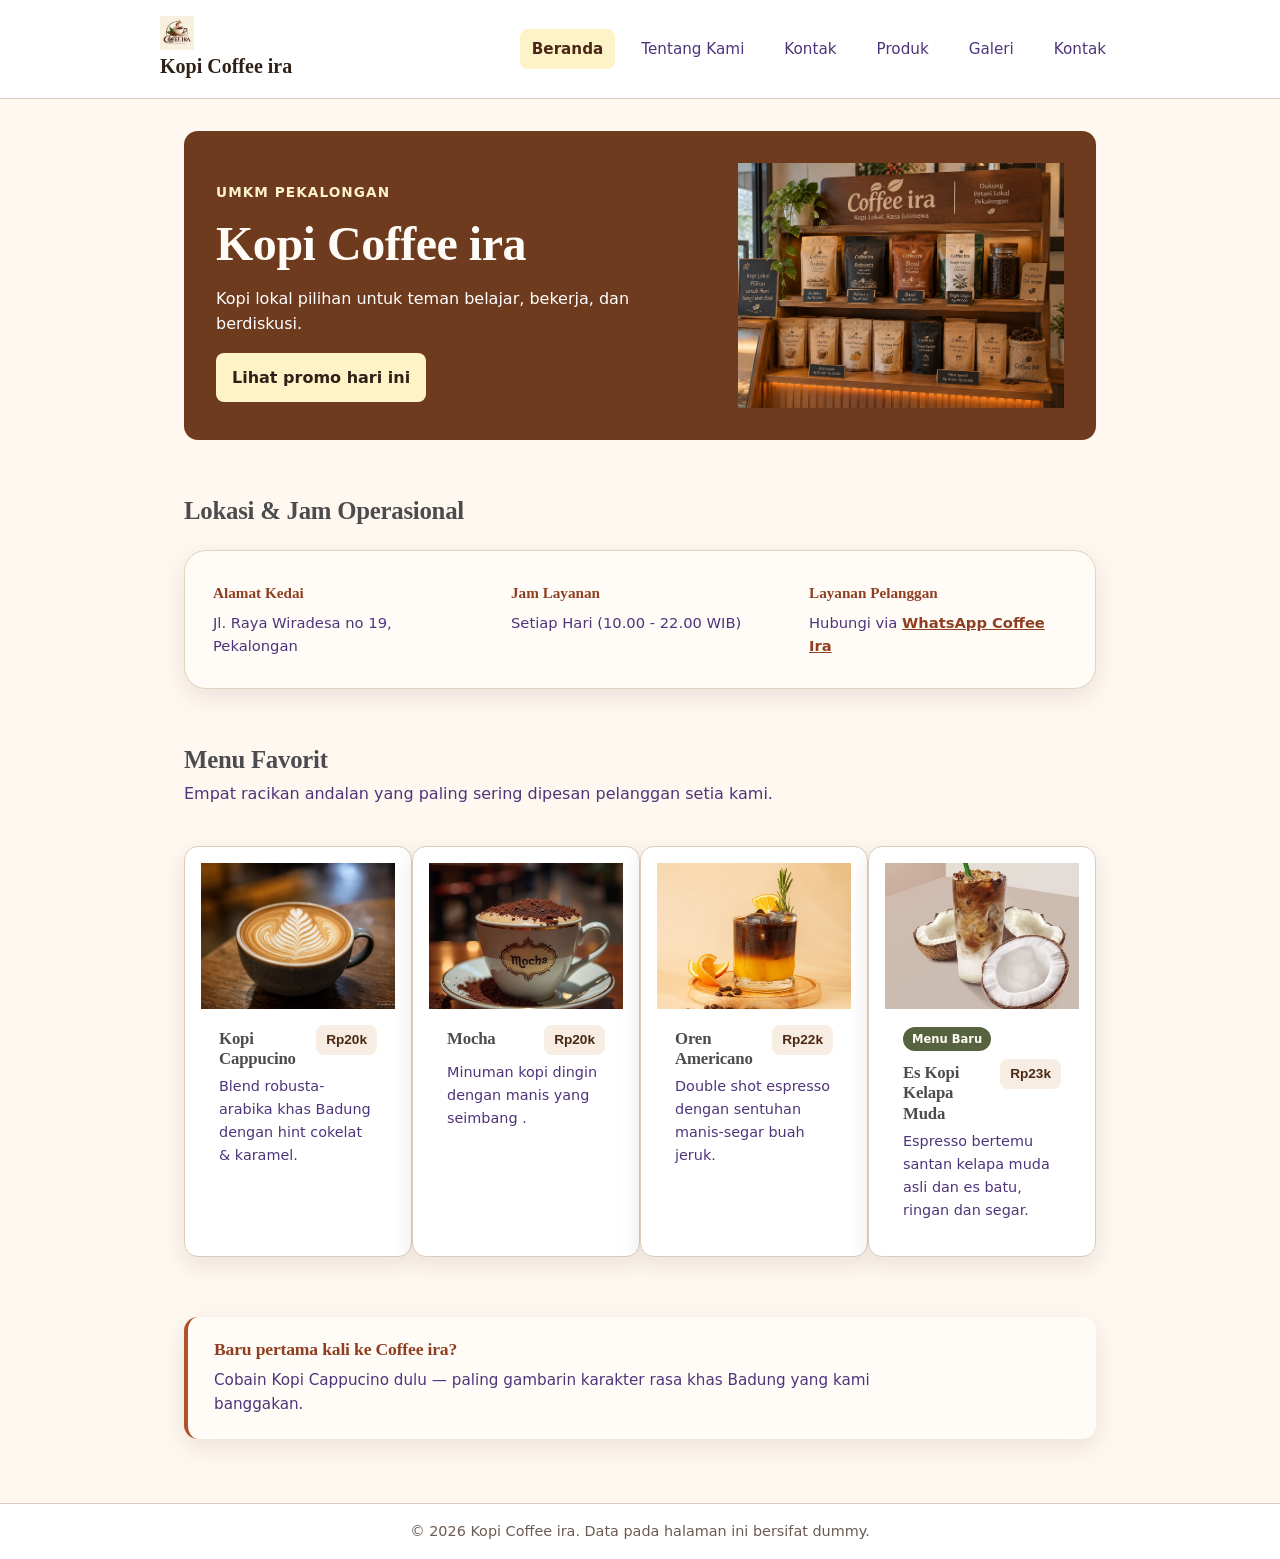
<file: index.html>
<!DOCTYPE html>
<html lang="id">

<head>
    <meta charset="UTF-8">
    <meta name="viewport" content="width=device-width, initial-scale=1.0">
    <title>Kopi Coffee ira - Tempat Nyaman, Nyantai & Nongkrong</title>
    <link rel="stylesheet" href="css/style.css" />

    <script src="js/app.js" defer></script>
</head>

<body>
    <a class="skip-link" href="#konten">Lewati ke konten utama</a>
    <header class="site-header">
        <nav class="nav" aria-label="Navigasi utama">
            <a class="brand" href="index.html">
                <img class="brand-mark" src="assets/images/logo_Coffee_ira.png" alt="logo Coffee ira" width="34" height="34">
                Kopi Coffee ira
            </a>
            <ul class="nav-list">
                <li><a class="active" aria-current="page" href="index.html">Beranda</a></li>
                <li><a href="tentang.html">Tentang Kami</a></li>
                <li><a href="index.html">Kontak</a></li>
                <li><a href="produk.html">Produk</a></li>
                <li><a href="galeri.html">Galeri</a></li>
                <li><a href="kontak.html">Kontak</a></li>
            </ul>
        </nav>
    </header>

    <main id="konten" class="page">
        <!-- Hero Section -->
           <section class="hero" aria-labelledby="hero-title">
  <div class="hero-content">
    <p class="eyebrow">UMKM Pekalongan</p>
    <h1 id="hero-title">Kopi Coffee ira</h1>
    <p>Kopi lokal pilihan untuk teman belajar, bekerja, dan berdiskusi.</p>
    <button id="promoButton" type="button">Lihat promo hari ini</button>
  </div>
 
  <img class="hero-image" src="assets/images/Etalase Kopi Lokal Coffee Ira.png" width="360" height="360" alt="Etalase Kopi Coffee ira berisi kemasan kopi lokal" />
        </section>

        <section id="kontak" class="section" aria-labelledby="kontak-title">
            <div class="section-head">
                <h2 id="kontak-title">Lokasi & Jam Operasional</h2>
            </div>
            <div class="contact-card">
                <div class="contact-item">
                    <strong>Alamat Kedai</strong>
                    <p>Jl. Raya Wiradesa no 19, Pekalongan</p>
                </div>
                <div class="contact-item">
                    <strong>Jam Layanan</strong>
                    <p>Setiap Hari (10.00 - 22.00 WIB)</p>
                </div>
                <div class="contact-item">
                    <strong>Layanan Pelanggan</strong>
                    <p>Hubungi via <a href="https://wa.me/6285786960295" target="_blank"
                            rel="noopener noreferrer">WhatsApp Coffee Ira</a></p>
                </div>
            </div>
        </section>

        <section class="section" aria-labelledby="produk-title">
            <div class="section-head">
                <h2 id="produk-title">Menu Favorit</h2>
                <p>Empat racikan andalan yang paling sering dipesan pelanggan setia kami.</p>
            </div>

            <div class="products">
                <figure class="product-card">
                    <img src="assets/images/kopi_Cappucino.jpg" alt="Kopi Coffee ira disajikan dalam gelas"
                        class="product-img">
                    <figcaption>
                        <div class="product-header">
                            <h3>Kopi Cappucino</h3>
                            <span class="price">Rp20k</span>
                        </div>
                        <p>Blend robusta-arabika khas Badung dengan hint cokelat & karamel.</p>
                    </figcaption>
                </figure>

                <figure class="product-card">
                    <img src="assets/images/Mocha.jpg" alt="Mocha dengan es dalam gelas"
                        class="product-img">
                    <figcaption>
                        <div class="product-header">
                            <h3>Mocha</h3>
                            <span class="price">Rp20k</span>
                        </div>
                        <p>Minuman kopi dingin dengan manis yang seimbang .</p>
                    </figcaption>
                </figure>

                <figure class="product-card">
                    <img src="assets/images/oren_americano_coffee.jpg" alt="Oren Americano dengan potongan buah jeruk"
                        class="product-img">
                    <figcaption>
                        <div class="product-header">
                            <h3> Oren Americano </h3>
                            <span class="price">Rp22k</span>
                        </div>
                        <p>Double shot espresso dengan sentuhan manis-segar buah jeruk.</p>
                    </figcaption>
                </figure>

                <figure class="product-card">
                    <img src="assets/images/es_kopi_kelapa.jpg"
                        alt="Es Kopi Kelapa Muda dengan serutan kelapa di atasnya" class="product-img">
                    <figcaption>
                        <span class="new-badge">Menu Baru</span>
                        <div class="product-header">
                            <h3>Es Kopi Kelapa Muda</h3>
                            <span class="price">Rp23k</span>
                        </div>
                        <p>Espresso bertemu santan kelapa muda asli dan es batu, ringan dan segar.</p>
                    </figcaption>
                </figure>
            </div>
        </section>

        <aside class="aside-note" aria-labelledby="aside-title">
            <h2 id="aside-title">Baru pertama kali ke Coffee ira?</h2>
            <p>Cobain Kopi Cappucino dulu — paling gambarin karakter rasa khas Badung yang kami banggakan.</p>
        </aside>
    </main>

    <footer class="site-footer">
        <p>&copy; 2026 Kopi Coffee ira. Data pada halaman ini bersifat dummy.</p>
    </footer>

    <script src="js/script.js"></script>
</body>

</html>
</file>
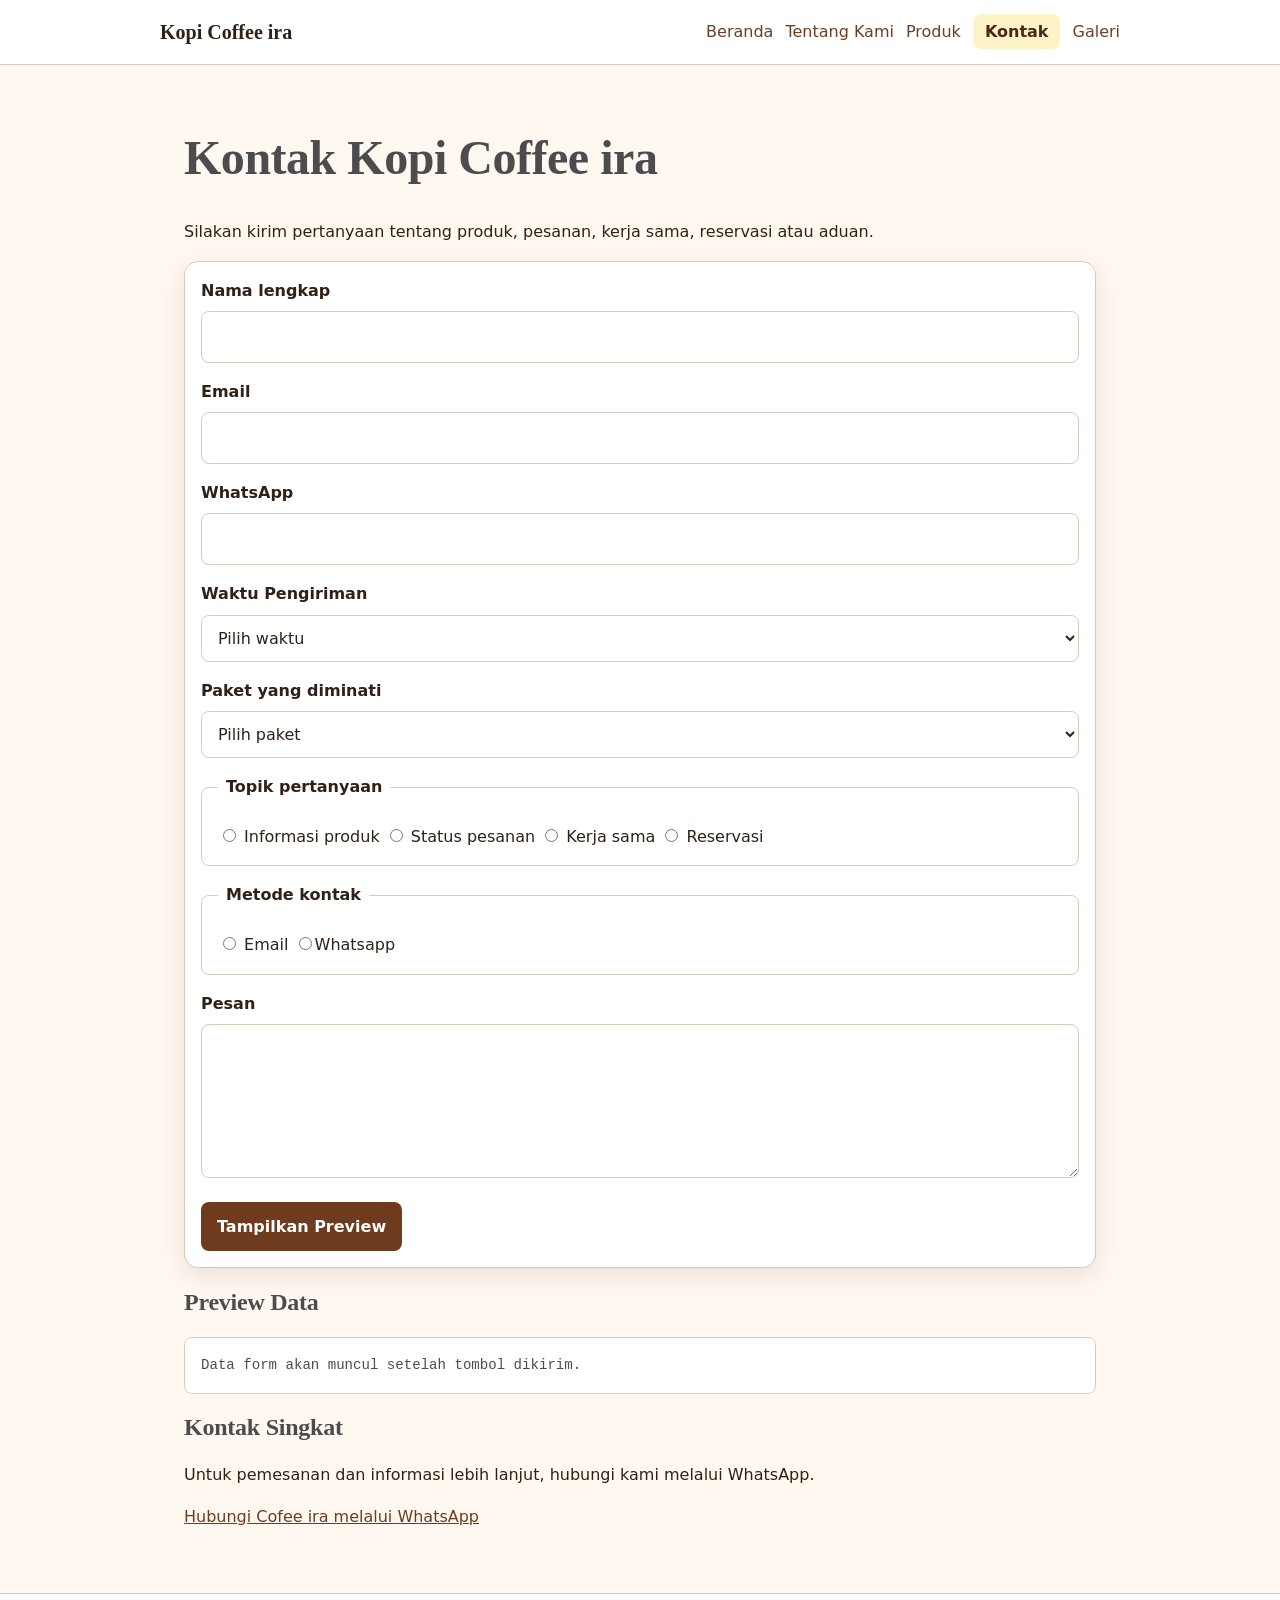
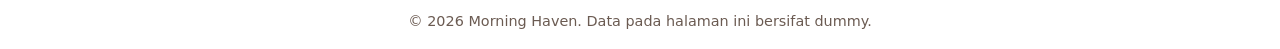
<file: kontak.html>
<!Doctype html>
<html lang="id">
  <head>
    <meta charset="utf-8" />
    <meta name="viewport" content="width=device-width, initial-scale=1" />
    <title>Kontak Coffee ira - Website UMKM</title>
    <link rel="stylesheet" href="css/style.css" />
    <script src="js/form.js" defer></script>
     <script src="js/app.js" defer></script>
  </head>
  <body>
    <a class="skip-link" href="konten">Lewati ke konten utama</a>
    <header class="site-header">
      <nav class="nav" aria-label="Navigasi utama">
        <a class="brand" href="index.html">Kopi Coffee ira</a>
        <ul>
          <li><a href="index.html">Beranda</a></li>
          <li><a href="tentang.html">Tentang Kami</a></li>
          <li><a href="produk.html">Produk</a></li>
          <li><a aria-current="page" href="kontak.html">Kontak</a></li>
          <li><a href="galeri.html">Galeri</a></li>
        </ul>
      </nav>
    </header>
    <main id="konten" class="page">
      <h1>Kontak Kopi Coffee ira</h1>
      <p>Silakan kirim pertanyaan tentang produk, pesanan, kerja sama, reservasi atau aduan.</p>
      <form id="form-kontak" action="#" method="post">
  <div class="field">
    <label for="nama">Nama lengkap</label>
    <input id="nama" name="nama" type="text" autocomplete="name" required minlength="3" />
  </div>

  <div class="field">
    <label for="email">Email</label>
    <input id="email" name="email" type="email" autocomplete="email" required />
  </div>
  <div class="field">
    <label for="whatsapp">WhatsApp</label>
    <input id="whatsapp" name="whatsapp" type="tel" autocomplete="tel" required />
  </div>
<div class="field">
            <label for="waktu">Waktu Pengiriman</label>
            <select id="waktu" name="waktu" required>
                <option value="">Pilih waktu</option>
                <option value="pagi">Pagi </option>
                <option value="siang">Siang </option>
                <option value="sore">Sore </option>
                <option value="malam">Malam </option>
            </select>
            </div>
  <div class="field">
  <label for="paket">Paket yang diminati</label>
  <select id="paket" name="paket" required>
    <option value="">Pilih paket</option>
    <option value="rumahan">Paket rumahan</option>
    <option value="kantor">Paket kantor</option>
    <option value="reseller">Paket reseller</option>
    <option value="reservasi">Reservasi</option>
  </select>
</div>

<fieldset>
  <legend>Topik pertanyaan</legend>
  <label><input type="radio" name="topik" value="produk" required /> Informasi produk</label>
  <label><input type="radio" name="topik" value="pesanan" /> Status pesanan</label>
  <label><input type="radio" name="topik" value="kerja-sama" /> Kerja sama</label>
  <label><input type="radio" name="topik" value="reservasi" /> Reservasi</label>
</fieldset>

<fieldset>
    <legend>Metode kontak</legend></legend>
    <label><input type="radio"
         name="metode"value="email" /> Email</label>
    <label><input type="radio"
        name="metode"value="whatsapp" />Whatsapp</label>
</fieldset>

<div class="field">
  <label for="pesan">Pesan</label>
  <textarea id="pesan" name="pesan" rows="5" required minlength="10"></textarea>
</div>

<button type="submit">Tampilkan Preview</button>
</form>

<section aria-labelledby="preview-title">
  <h2 id="preview-title">Preview Data</h2>
  <pre id="preview-form" aria-live="polite">Data form akan muncul setelah tombol dikirim.</pre>
</section>

 <section class="contact-section" id="kontak" aria-labelledby="kontak-title">
        <h2 id="kontak-title">Kontak Singkat</h2>
        <p>Untuk pemesanan dan informasi lebih lanjut, hubungi kami melalui WhatsApp.</p>
        <a href="https://wa.me/6285786960295" target="_blank">
         Hubungi Cofee ira melalui WhatsApp
        </a>
      </section>
    </main>
    <footer class="site-footer">
      <p>&copy; 2026 Morning Haven. Data pada halaman ini bersifat dummy.</p>
    </footer>
  </body>
</html>
</file>
<file: css/style.css>
:root {
    --ink: #4c4c4f;
    --ink-soft: #4e357b;
    --cream: #f4eee3;
    --paper: #fffcf7;
    --line: #e2d3be;
    --table-border: #b99b72;
    --rust: #b1502a;
    --rust-dark: #8f3f20;
    --gold: #c98a2b;
    --gold-light: #e3b15c;
    --moss: #57623e;

    --font-display: "Iowan Old Style", "Palatino Linotype", Georgia, "Times New Roman", serif;
    --font-body: "Segoe UI", "Helvetica Neue", Arial, sans-serif;

    --radius-lg: 22px;
    --radius-md: 14px;
    --radius-sm: 8px;
    --shadow-card: 0 1px 3px rgba(44, 27, 18, 0.12);
    --content-w: 1080px;
}

* {
    box-sizing: border-box;
}

html {
    scroll-behavior: smooth;
}

@media (prefers-reduced-motion: reduce) {
    html {
        scroll-behavior: auto;
    }

    * {
        animation-duration: 0.01ms !important;
        transition-duration: 0.01ms !important;
    }
}

body{
    display: block;
    margin:8px;
}
:root {
  --color-primary: #6f3b1f;
  --color-primary-strong: #4b2715;
  --color-text: #2f2118;
  --color-muted: #6b5b52;
  --color-surface: #ffffff;
  --color-surface-soft: #fff8f0;
  --color-border: #dccbbc;
  --color-focus: #1d4ed8;
  --space-1: 0.5rem;
  --space-2: 0.75rem;
  --space-3: 1rem;
  --space-4: 1.5rem;
  --space-5: 2rem;
  --radius-sm: 0.5rem;
  --radius-md: 0.875rem;
  --shadow-card: 0 0.5rem 1.5rem rgb(47 33 24 / 0.1);
}

*,
*::before,
*::after {
  box-sizing: border-box;
}

html { color-scheme: light; }

body {
  margin: 0;
  color: var(--color-text);
  background: var(--color-surface-soft);
  font-family: system-ui, -apple-system, BlinkMacSystemFont, "Segoe UI", sans-serif;
  font-size: 1rem;
  line-height: 1.6;
}


h1,
h2,
h3 {
    font-family: var(--font-display);
    color: var(--ink);
    letter-spacing: -0.01em;
}

p {
    max-width: 68ch;
}

a {
    color: var(--rust-dark);
}

img {
    max-width: 100%;
    height: auto;
    display: block;
}

.page {
    max-width: var(--content-w);
    margin: 0 auto;
    padding: 36px 24px 64px;
}

/* Header & navigasi */
#kontak {
    scroll-margin-top: 90px;
}

.site-header {
    padding: 14px 24px;
    background: var(--paper);
    border-bottom: 1px solid var(--line);
    position: sticky;
    top: 0;
    z-index: 20;
}

.nav {
    max-width: var(--content-w);
    margin: 0 auto;
    display: flex;
    align-items: center;
    justify-content: space-between;
    gap: 16px;
    flex-wrap: wrap;
}

.brand {
    display: inline-flex;
    align-items: center;
    gap: 10px;
    color: var(--ink);
    font-family: var(--font-display);
    font-weight: 700;
    font-size: 1.25rem;
    text-decoration: none;
}

.brand-mark {
    width: 34px;
    height: 34px;
    flex-shrink: 0;
}

.nav-toggle {
    display: none;
}

.nav-list {
    display: flex;
    padding: 0;
    margin: 0;
    list-style: none;
    gap: 6px;
    flex-wrap: wrap;
}

.nav-list a {
    display: inline-block;
    padding: 8px 14px;
    border-radius: 999px;
    color: var(--ink-soft);
    text-decoration: none;
    font-size: 0.95rem;
}

.nav-list a:hover {
    background: var(--cream);
    color: var(--ink);
}

.nav-list a.active,
.nav-list a[aria-current="page"] {
    font-weight: 700;
    color: var(--paper);
    background: var(--rust);
}

@media (max-width: 640px) {
    .nav-list {
        width: 100%;
        justify-content: flex-start;
        gap: 4px;
    }

    .nav-list a {
        padding: 8px 10px;
        font-size: 0.88rem;
    }
}

/*Hero*/
.hero {
    padding: 44px 32px;
    color: var(--paper);
    background: var(--ink);
    border-radius: var(--radius-md);
    display: grid;
    grid-template-columns: 1.1fr 0.9fr;
    align-items: center;
    gap: 32px;
}

.eyebrow {
    display: inline-block;
    font-size: 0.85rem;
    font-weight: 600;
    color: var(--gold-light);
    margin-bottom: 14px;
}

.hero h1 {
    margin: 0 0 14px 0;
    color: var(--paper);
    font-size: clamp(2.1rem, 4vw, 3rem);
    line-height: 1.08;
}

.hero-desc {
    margin: 0 0 26px 0;
    max-width: 42ch;
    font-size: 1.05rem;
    color: #ecdccd;
}

.hero-action {
    margin: 0;
}

button,.btn {
    padding: 13px 28px;
    color: var(--ink);
    font-weight: 700;
    font-size: 0.95rem;
    font-family: var(--font-body);
    cursor: pointer;
    background-color: var(--gold-light);
    border: none;
    border-radius: 999px;
    transition: background-color 0.2s, transform 0.1s;
}

button:hover,
.btn:hover {
    background-color: var(--gold);
}

button:active,
.btn:active {
    transform: scale(0.98);
}

.hero-img {
    width: 100%;
    aspect-ratio: 4 / 3;
    object-fit: cover;
    border-radius: var(--radius-md);
}

@media (max-width: 720px) {
    .hero {
        grid-template-columns: 1fr;
        padding: 40px 22px;
        text-align: left;
    }
}

/*Section*/
.section {
    margin-top: 56px;
}

.section-head {
    margin-bottom: 24px;
    max-width: 62ch;
}

.section-head h2 {
    font-size: 1.55rem;
    margin: 0 0 6px 0;
}

.section-head p {
    margin: 0;
    color: var(--ink-soft);
}

/*Kontak*/
.contact-card {
    background: var(--paper);
    border: 1px solid var(--line);
    border-radius: var(--radius-lg);
    padding: 8px;
    box-shadow: var(--shadow-card);
    display: grid;
    grid-template-columns: repeat(3, 1fr);
}

.contact-item {
    padding: 22px 20px;
}

.contact-item strong {
    display: block;
    color: var(--rust-dark);
    margin-bottom: 6px;
    font-size: 0.95rem;
    font-family: var(--font-display);
}

.contact-item p {
    margin: 0;
    font-size: 0.92rem;
    color: var(--ink-soft);
}

.contact-item a {
    color: var(--rust-dark);
    font-weight: 700;
    text-decoration: underline;
}

.contact-item a:hover {
    color: var(--ink);
}

@media (max-width: 700px) {
    .contact-card {
        grid-template-columns: 1fr;
    }
}

/*Product cards*/
.products {
    display: grid;
    grid-template-columns: repeat(auto-fit, minmax(220px, 1fr));
    gap: var(--space-3--);
}

.product-card {
    background: var(--paper);
    border: 1px solid var(--line);
    border-radius: var(--radius-md);
    overflow: hidden;
    box-shadow: var(--shadow-card);
    margin: 0;
}

.product-card img {
    width: 100%;
    aspect-ratio: 4 / 3;
    object-fit: cover;
}

.product-card figcaption {
    padding: 16px 18px 18px;
}

.product-header {
    display: flex;
    align-items: baseline;
    justify-content: space-between;
    gap: 8px;
    margin-bottom: 6px;
}

.product-header h3 {
    margin: 0;
    font-size: 1.05rem;
}

.price {
    flex-shrink: 0;
    font-weight: 700;
    font-family: var(--font-body);
    color: var(--rust-dark);
    background-color: #f7ede2;
    padding: 4px 10px;
    border-radius: var(--radius-sm);
    font-size: 0.85rem;
    white-space: nowrap;
}

.product-card p {
    margin: 0;
    font-size: 0.9rem;
    color: var(--ink-soft);
}

.new-badge {
    display: inline-block;
    font-size: 0.72rem;
    font-weight: 700;
    color: var(--paper);
    background: var(--moss);
    padding: 3px 9px;
    border-radius: 999px;
    margin-bottom: 8px;
}

/*Aside*/
.aside-note {
    margin-top: 44px;
    background: var(--paper);
    border-left: 4px solid var(--rust);
    border-radius: var(--radius-md);
    padding: 22px 26px;
    box-shadow: var(--shadow-card);
}

.aside-note h2 {
    margin: 0 0 8px 0;
    font-size: 1.1rem;
    color: var(--rust-dark);
}

.aside-note p {
    margin: 0;
    font-size: 0.95rem;
    color: var(--ink-soft);
}

/*Hero card (Tentang / Produk / Galeri)*/
.about-hero {
    background: var(--ink);
    border: 1px solid var(--line);
    border-radius: var(--radius-md);
    padding: 40px 28px;
    display: grid;
    grid-template-columns: 1fr 1fr;
    gap: 32px;
    align-items: center;
    box-shadow: var(--shadow-card);
}

.about-hero .eyebrow {
    color: var(--gold-light);
}

.about-hero h1 {
    margin: 0 0 14px 0;
    font-size: clamp(1.9rem, 3.4vw, 2.4rem);
    color: var(--paper);
}

.about-desc {
    margin: 0;
    color: #ecdccd;
    font-size: 1.02rem;
    line-height: 1.75;
}

.about-img {
    width: 100%;
    aspect-ratio: 4 / 3;
    object-fit: cover;
    border-radius: var(--radius-md);
}

@media (max-width: 720px) {
    .about-hero {
        grid-template-columns: 1fr;
        padding: 32px 22px;
    }
}

.values-grid {
    display: grid;
    grid-template-columns: repeat(auto-fit, minmax(230px, 1fr));
    gap: var(--space-3);
}

.value-item {
    background: var(--paper);
    border: 1px solid var(--line);
    border-radius: var(--radius-md);
    padding: 26px 22px;
    box-shadow: var(--shadow-card);
}

.value-icon {
    width: 40px;
    height: 40px;
    color: var(--rust);
    margin-bottom: 14px;
}

.value-item h3 {
    margin: 0 0 8px 0;
    font-size: 1.08rem;
}

.value-item p {
    margin: 0;
    font-size: 0.92rem;
    color: var(--ink-soft);
    line-height: 1.55;
}

/*Produk — kategori & tabel*/
.intro-lede {
    font-size: 1.05rem;
    color: var(--ink-soft);
    max-width: 62ch;
}

.category-list {
    display: grid;
    grid-template-columns: repeat(auto-fit, minmax(200px, 1fr));
    gap: 14px;
    padding: 0;
    margin: 0 0 8px 0;
    list-style: none;
}

.category-list li {
    background: var(--paper);
    border: 1px solid var(--line);
    border-radius: var(--radius-sm);
    padding: 14px 16px;
    font-size: 0.92rem;
    color: var(--ink-soft);
}

.price-table-wrap {
    background: var(--paper);
    border: 1px solid var(--table-border);
    border-radius: var(--radius-md);
    overflow: hidden;
    overflow-x: auto;
}

table {
    width: 100%;
    border-collapse: collapse;
    min-width: 480px;
}

caption {
    text-align: left;
    font-weight: 700;
    padding: 16px 18px 4px;
    font-family: var(--font-display);
    color: var(--ink);
}

thead th {
    text-align: left;
    font-size: 0.82rem;
    letter-spacing: 0.02em;
    color: var(--paper);
    background: var(--rust-dark);
    padding: 12px 18px;
    border-bottom: 2px solid var(--ink);
}

tbody th,
tbody td {
    padding: 12px 18px;
    border-bottom: 1px solid var(--table-border);
    font-size: 0.94rem;
}

tbody th {
    text-align: left;
    font-weight: 600;
    color: var(--ink);
}

tbody td.price-cell {
    color: var(--rust-dark);
    font-weight: 700;
    white-space: nowrap;
}

tbody tr:nth-child(even) {
    background: var(--cream);
}

tbody tr:last-child th,
tbody tr:last-child td {
    border-bottom: none;
}

/*Galeri*/
.gallery-grid {
    display: grid;
    grid-template-columns: repeat(auto-fit, minmax(240px, 1fr));
    gap: 20px;
}

.media-card {
    margin: 0;
    background: var(--paper);
    border: 1px solid var(--line);
    border-radius: var(--radius-md);
    overflow: hidden;
    box-shadow: var(--shadow-card);
}

.media-card img {
    width: 100%;
    aspect-ratio: 4 / 3;
    object-fit: cover;
}

.media-card figcaption {
    padding: 14px 16px;
    font-size: 0.88rem;
    color: var(--ink-soft);
}

.video-wrap {
    background: var(--paper);
    border: 1px solid var(--line);
    border-radius: var(--radius-md);
    padding: 18px;
    box-shadow: var(--shadow-card);
}

.video-wrap video {
    width: 100%;
    aspect-ratio: 4 / 3;
    border-radius: var(--radius-sm);
    background: var(--ink);
}

.video-caption {
    margin: 12px 4px 0;
    font-size: 0.88rem;
    color: var(--ink-soft);
}

.audio-caption {
    margin: 0 4px 12px;
}

.audio-player {
    width: 100%;
}

/*Asebilitas dan footer*/
.skip-link {
    position: absolute;
    left: -9999px;
    padding: 8px 12px;
    color: var(--paper);
    background: var(--ink);
    border-radius: var(--radius-sm);
    z-index: 30;
}

.skip-link:focus {
    top: 8px;
    left: 8px;
}

a:focus-visible,
button:focus-visible,
input:focus-visible,
select:focus-visible,
textarea:focus-visible,
.nav-list a:focus-visible {
    outline: 3px solid #2563eb;
    outline-offset: 3px;
}

.site-footer {
    padding: 28px 24px;
    color: #ecdccd;
    text-align: center;
    background: var(--ink);
    margin-top: 48px;
    font-size: 0.9rem;
}

.site-footer p {
    margin: 0 auto;
    max-width: var(--content-w);
}

/*Form kontak*/
.contact-layout {
    display: grid;
    grid-template-columns: 1.6fr 1fr;
    gap: 28px;
    align-items: start;
}

.form-card {
    display: grid;
    grid-template-columns: 1fr 1fr;
    gap: 0 20px;
    padding: 28px 24px;
    background: var(--paper);
    border: 1px solid var(--line);
    border-radius: var(--radius-lg);
    box-shadow: var(--shadow-card);
}

.form-note,
.form-card fieldset,
.field-full,
.form-card > button {
    grid-column: 1 / -1;
}

.form-note {
    margin: 0 0 20px 0;
    font-size: 0.92rem;
    color: var(--ink-soft);
}

.field {
    margin-bottom: 18px;
}

.field label {
    display: block;
    margin-bottom: 6px;
    font-weight: 600;
}

input[type="text"],
input[type="email"],
input[type="tel"],
select,
textarea {
    width: 100%;
    padding: 10px 12px;
    font: inherit;
    color: var(--ink);
    background: #ffffff;
    border: 1px solid var(--table-border);
    border-radius: var(--radius-sm);
}

textarea {
    resize: vertical;
}

.help-text {
    margin: 6px 0 0 0;
    font-size: 0.85rem;
    color: var(--ink-soft);
}

fieldset {
    margin: 0 0 18px 0;
    padding: 14px 16px 8px;
    border: 1px solid var(--line);
    border-radius: var(--radius-sm);
}

legend {
    padding: 0 8px;
    font-weight: 600;
}

.choice-group {
    display: grid;
    grid-template-columns: repeat(auto-fit, minmax(170px, 1fr));
    gap: 10px 20px;
}

.choice {
    display: flex;
    align-items: center;
    gap: 8px;
    margin-bottom: 8px;
}

.choice input {
    margin: 0;
    flex-shrink: 0;
}

.form-card > button {
    justify-self: start;
}

/* Sidebar: info cepat + preview, mengisi ruang di samping form */
.contact-side {
    display: flex;
    flex-direction: column;
    gap: 20px;
}

.side-card {
    padding: 22px 20px;
    background: var(--paper);
    border: 1px solid var(--line);
    border-radius: var(--radius-lg);
    box-shadow: var(--shadow-card);
}

.side-card h3 {
    margin: 0 0 14px 0;
    font-size: 1.05rem;
    color: var(--rust-dark);
}

.side-list {
    margin: 0;
}

.side-item {
    padding: 10px 0;
    border-top: 1px solid var(--line);
}

.c

.side-item dt {
    font-size: 0.82rem;
    font-weight: 600;
    color: var(--ink-soft);
}

.side-item dd {
    margin: 3px 0 0 0;
    font-size: 0.94rem;
}

.side-item dd a {
    color: var(--rust-dark);
    font-weight: 700;
}

#preview-form {
    margin: 0;
    padding: 16px;
    color: var(--ink);
    font-size: 0.88rem;
    white-space: pre-wrap;
    overflow-wrap: anywhere;
    background: var(--cream);
    border: 1px solid var(--line);
    border-radius: var(--radius-md);
}
.form-card{
    background: #ffffff;
    border: 1px solid #decbb8;
    border-radius: 12px;
    padding: 30px;
    box-shadow: 0 5px 15px rgba(0,0,0,0.08);
}

@media (max-width: 900px) {
    .contact-layout {
        grid-template-columns: 1fr;
    }
}

@media (max-width: 560px) {
    .form-card {
        grid-template-columns: 1fr;
    }

    .field {
        grid-column: 1 / -1;
    }
}

nav ul{
    display: flex;
    justify-content: flex-end;
    align-items: center;
    gap: 25px;
    list-style: none;
    margin: 0;
    padding: 0;
}

nav ul li{
    margin: 0;
}

nav ul li a {
    text-decoration: none;
    color: #6b3e26;
    font-size: 16px;
}
nav ul li a.active {
    background-color: #b9572d;
    color: white;
    padding: 12px 18px;
    border-radius: 25px;
    font-weight: bold;
}
img { max-width: 100%; height: auto; }
a { color: var(--color-primary); }
a:hover { color: var(--color-primary-strong); }

:focus-visible { outline: 3px solid var(--color-focus); 
    outline-offset: 3px;
 }

.skip-link {
  position: absolute;
  top: -5rem;
  left: var(--space-3);
  padding: var(--space-2) var(--space-3);
  color: var(--color-surface);
  background: var(--color-text);
}
.skip-link:focus { top: var(--space-3); }
.site-header,
.site-footer {
  padding: var(--space-3) var(--space-4);
  background: var(--color-surface);
  border-bottom: 1px solid var(--color-border);
}
.site-footer {
  margin-top: var(--space-5);
  color: var(--color-muted);
  text-align: center;
  border-top: 1px solid var(--color-border);
  border-bottom: 0;
}
.nav,
.page { width: min(100% - 2rem, 60rem); margin-inline: auto; }
.brand {
  display: inline-block;
  margin-bottom: var(--space-2);
  color: var(--color-text);
  font-weight: 800;
  text-decoration: none;
}
.nav ul { padding: 0; margin: 0; list-style: none; }
.nav li { display: inline-block; margin: 0 var(--space-2) var(--space-1) 0; }
.nav a[aria-current="page"] {
  padding: var(--space-1) var(--space-2);
  color: var(--color-primary-strong);
  font-weight: 700;
  text-decoration: none;
  background: #fef3c7;
  border-radius: var(--radius-sm);
}
.page { padding-block: var(--space-5); }
.hero {
  padding: var(--space-5);
  color: var(--color-surface);
  background: var(--color-primary);
  border-radius: var(--radius-md);
}
h1,
h2,
h3 { line-height: 1.2; text-wrap: balance; }
h1 { font-size: clamp(2rem, 6vw, 3rem); }
p,
li { max-width: 68ch; }
.eyebrow { color: var(--color-primary); font-weight: 800; letter-spacing: 0.08em; text-transform: uppercase; }
.hero .eyebrow { color: #fef3c7; }
.price { color: var(--color-primary-strong); font-weight: 800; }

.button,
button {
  display: inline-block;
  padding: var(--space-2) var(--space-3);
  color: var(--color-surface);
  font: inherit;
  font-weight: 700;
  text-decoration: none;
  cursor: pointer;
  background: var(--color-primary);
  border: 0;
  border-radius: var(--radius-sm);
}
.button:hover,
button:hover { color: var(--color-surface); background: var(--color-primary-strong); }
.hero button { color: var(--color-text); background: #fef3c7; }
.hero button:hover { color: var(--color-text); background: #fde68a; }
.product-card,
.media-card,
table,
form {
  margin-block: var(--space-3);
  padding: var(--space-3);
  background: var(--color-surface);
  border: 1px solid var(--color-border);
  border-radius: var(--radius-md);
  box-shadow: var(--shadow-card);
}
figure { margin-inline: 0; }
figcaption,
caption { color: var(--color-muted); }
table { width: 100%; border-collapse: collapse; border-radius: 0; }
caption { margin-bottom: var(--space-2); font-weight: 700; text-align: left; }
th,
td { padding: var(--space-2); text-align: left; border: 1px solid var(--color-border); }
th { background: var(--color-surface-soft); }
.field { margin-bottom: var(--space-3); }
.field label,
legend { display: block; margin-bottom: var(--space-1); font-weight: 700; }
.field input,
.field select,
.field textarea {
  width: 100%;
  padding: var(--space-2);
  color: inherit;
  font: inherit;
  background: var(--color-surface);
  border: 1px solid var(--color-border);
  border-radius: var(--radius-sm);
}
input[type="radio"],
input[type="checkbox"] { width: auto; }
fieldset {
  margin: 0 0 var(--space-3);
  padding: var(--space-3);
  border: 1px solid var(--color-border);
  border-radius: var(--radius-sm);
}
audio { max-width: 100%; }
#preview-form {
  padding: var(--space-3);
  white-space: pre-wrap;
  background: var(--color-surface);
  border: 1px solid var(--color-border);
  border-radius: var(--radius-sm);
}
.nav {
  display: flex;
  flex-direction: column;
  gap: var(--space-3);
  align-items: flex-start;
}

.brand { margin-bottom: 0; }
.nav ul {
  display: flex;
  flex-direction: column;
  gap: var(--space-2);
  flex-wrap: wrap;
}
.nav li { margin: 0; }

.product-card { display: flex; flex-direction: column; }
.product-badge {
  align-self: flex-start;
  padding: 0.25rem var(--space-2);
  color: var(--color-primary-strong);
  font-size: 0.875rem;
  font-weight: 800;
  background: #fef3c7;
  border-radius: 999px;
}
.card-actions {
  display: flex;
  gap: var(--space-2);
  align-items: center;
  flex-wrap: wrap;
  margin-top: auto;
}

.hero { grid-template-columns: 1fr; }
.product-grid,
.gallery-grid { grid-template-columns: 1fr; };
.hero-image { width: 100%; border-radius: var(--radius-md); }

.product-grid,
.gallery-grid {
  display: grid;
  grid-template-columns: repeat(3, minmax(0, 1fr));
  gap: var(--space-3);
}
.gallery-grid { grid-template-columns: repeat(2, minmax(0, 1fr)); }

.table-scroll { max-width: 100%; overflow-x: auto; }
.table-scroll:focus-visible { outline: 3px solid var(--color-focus); outline-offset: 3px; }
.table-scroll table { min-width: 40rem; }

@media (min-width: 42rem) {
  .nav ul { flex-direction: row; }
  .gallery-grid { grid-template-columns: repeat(2, minmax(0, 1fr)); }
}

@media (min-width: 48rem) {
  .hero { grid-template-columns: 1.2fr 0.8fr; }
  .product-grid { grid-template-columns: repeat(2, minmax(0, 1fr)); }
}

@media (min-width: 60rem) {
  .nav { flex-direction: row; align-items: center; justify-content: space-between; }
  .product-grid { grid-template-columns: repeat(3, minmax(0, 1fr)); }
}


.js-product-grid {
  display: grid;
  grid-template-columns: repeat(auto-fit, minmax(14rem, 1fr));
  gap: var(--space-4);
}

.js-product-card {
  padding: var(--space-4);
  border: 1px solid var(--color-border);
  border-radius: var(--radius-lg);
  background: var(--color-surface);
}

.stock-badge {
  display: inline-flex;
  margin-block-start: var(--space-2);
  padding: 0.25rem 0.6rem;
  border-radius: 999px;
  font-size: 0.85rem;
  font-weight: 700;
  background: #dcfce7;
  color: #166534;
}

.stock-badge.warning {
  background: #fef3c7;
  color: #92400e;
}

.stock-badge.empty {
  background: #fee2e2;
  color: #991b1b;
}

#produk-unggulan {
  font-weight: 700;
  color: var(--color-primary, #6f3b1f);
}
</file>
